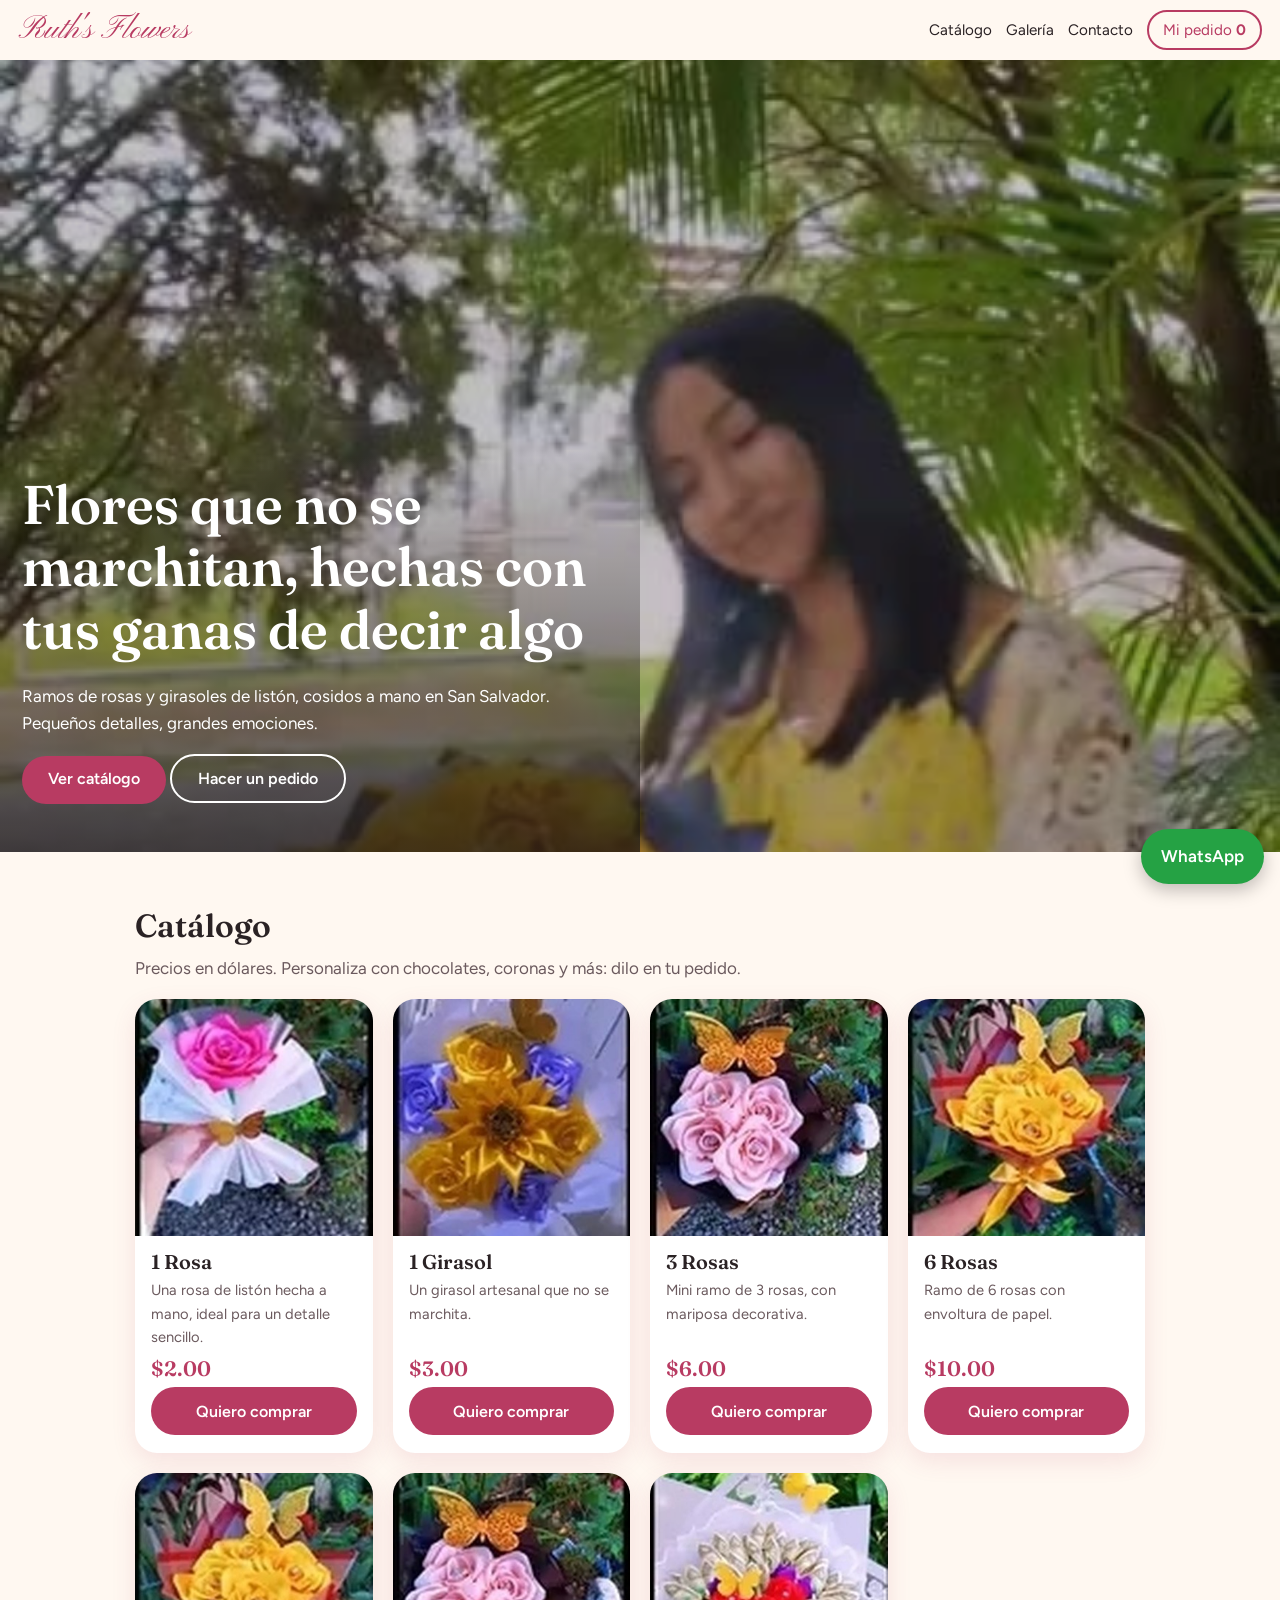
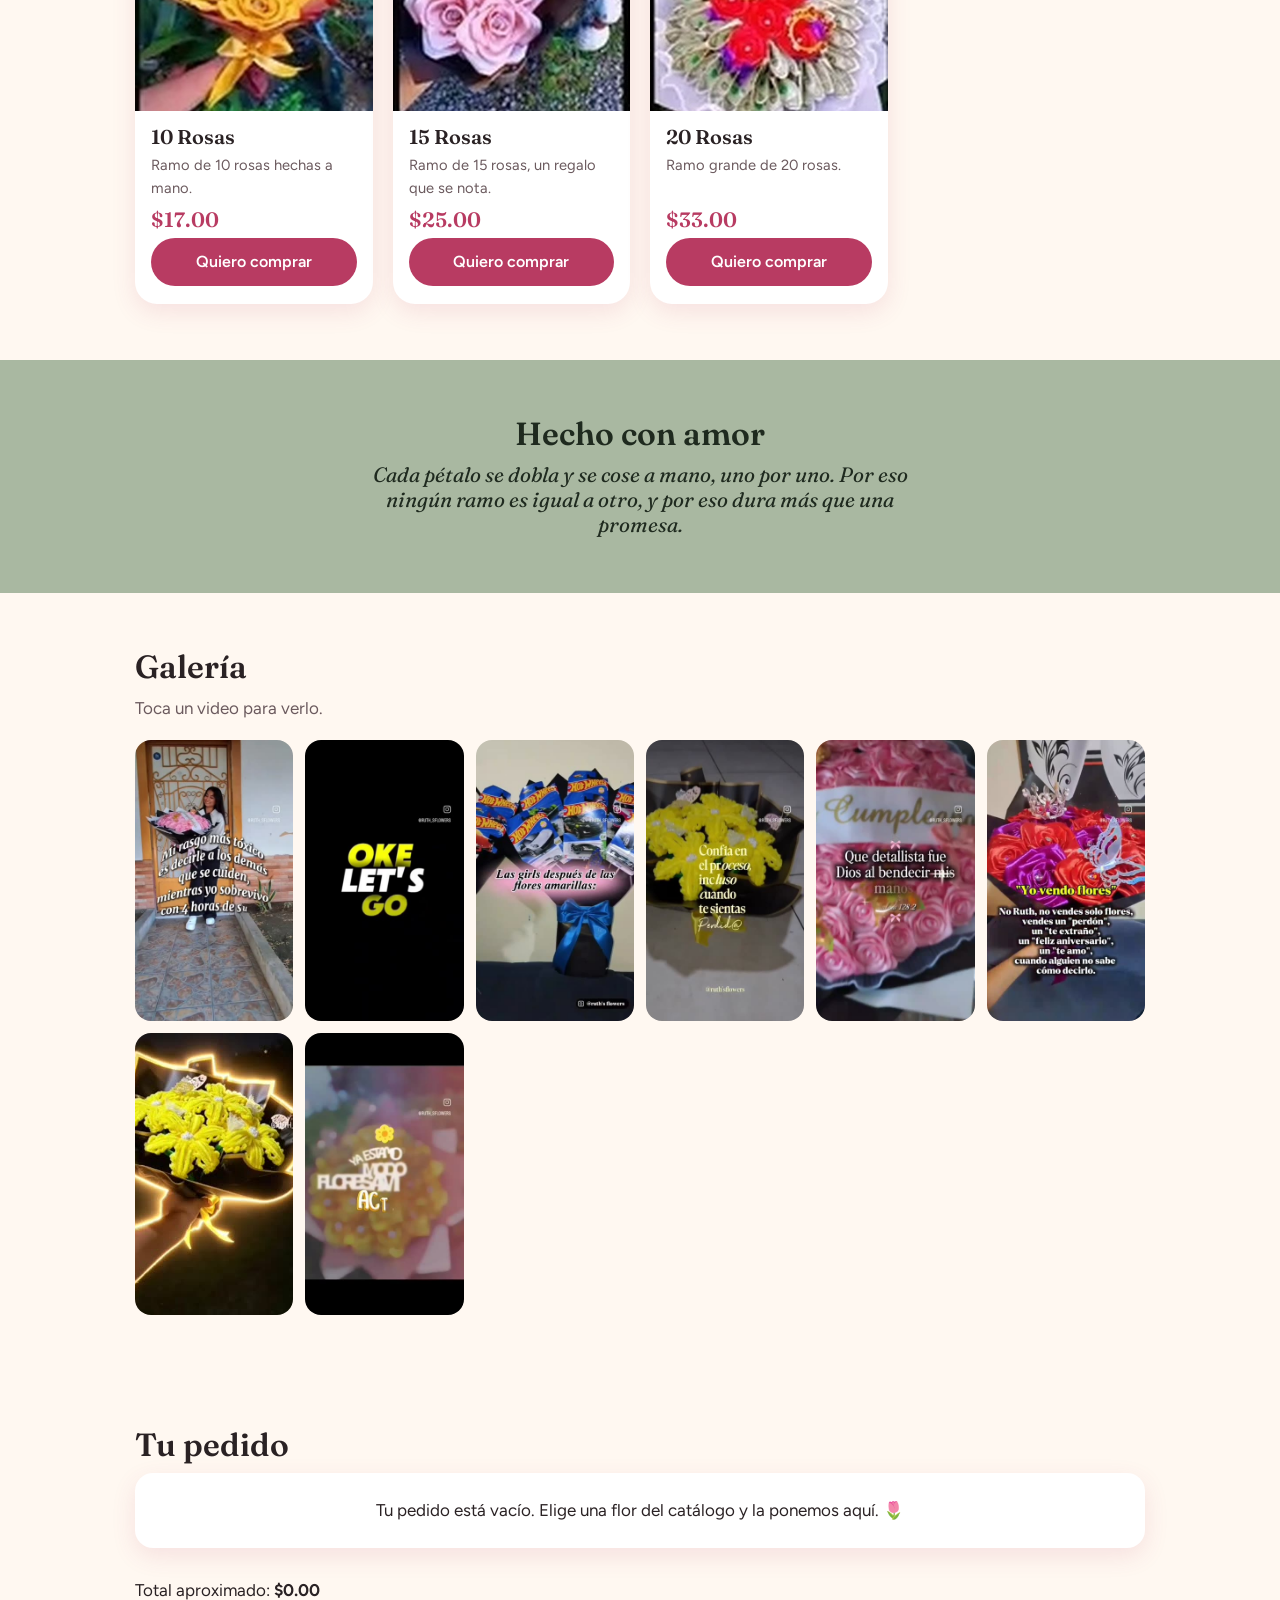
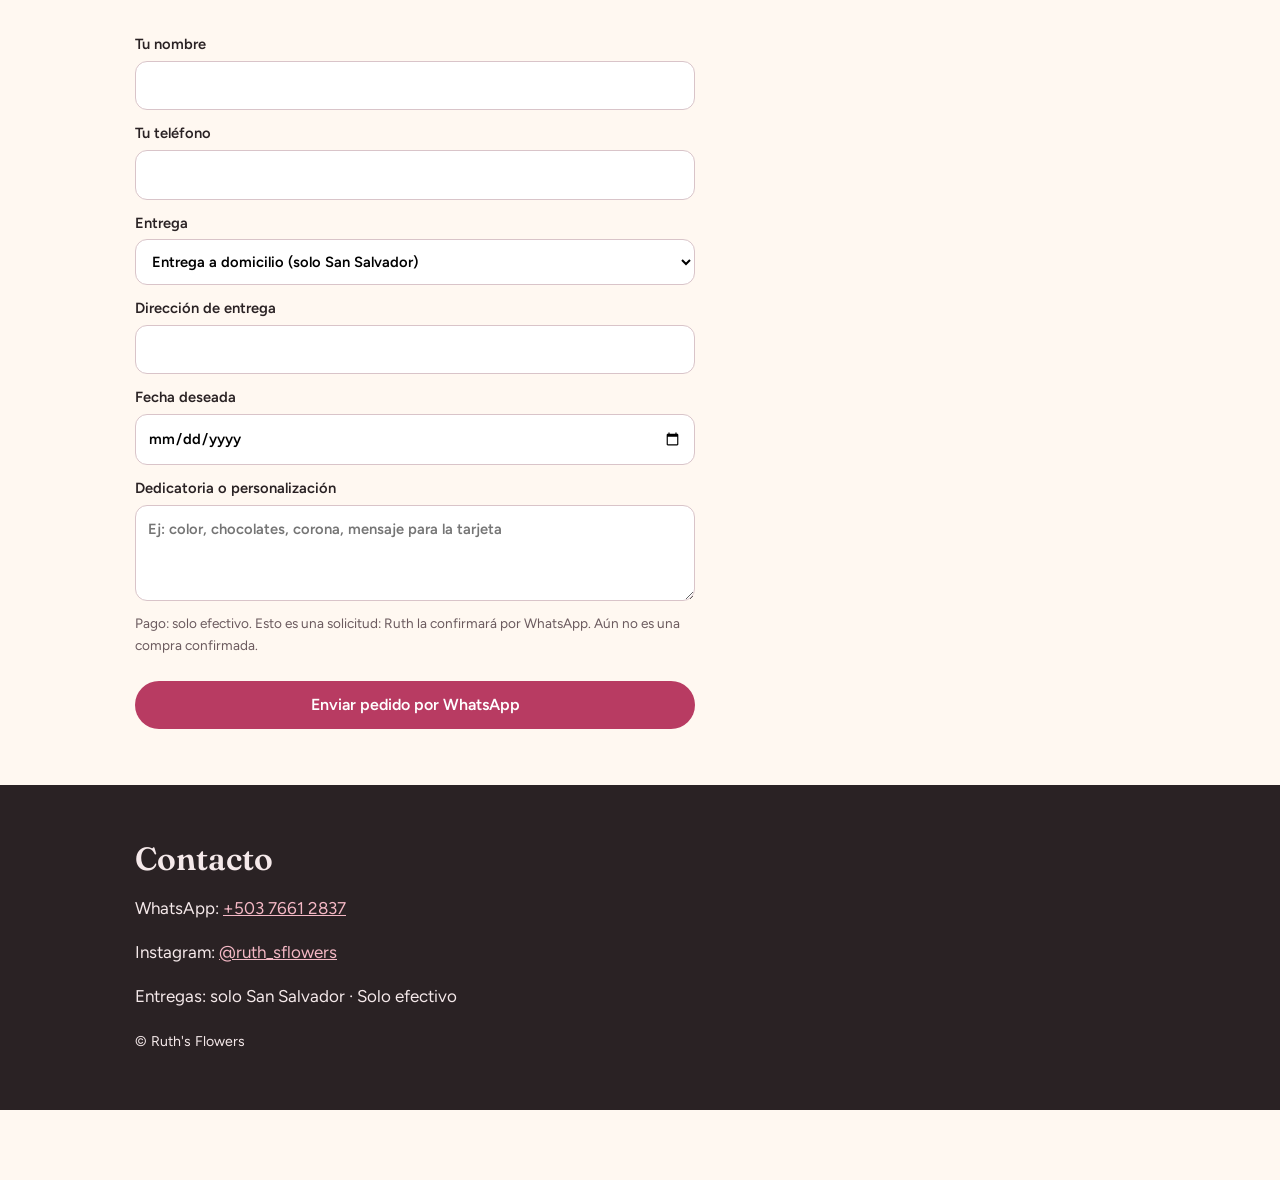
<file: index.html>
<!doctype html>
<html lang="es">
<head>
<meta charset="utf-8">
<meta name="viewport" content="width=device-width,initial-scale=1">
<title>Ruth's Flowers | Flores hechas a mano en San Salvador</title>
<meta name="description" content="Ramos de rosas y girasoles de listón hechos a mano. Pequeños detalles, grandes emociones. Pedidos por WhatsApp.">
<meta property="og:title" content="Ruth's Flowers">
<meta property="og:description" content="Flores hechas con amor, para regalar, sorprender y recordar.">
<meta property="og:image" content="site/assets/img/v1.jpg">
<meta property="og:type" content="website">
<link rel="icon" href="favicon.svg" type="image/svg+xml">
<link rel="preconnect" href="https://fonts.googleapis.com"><link rel="preconnect" href="https://fonts.gstatic.com" crossorigin>
<link href="https://fonts.googleapis.com/css2?family=Pinyon+Script&family=Fraunces:ital,opsz,wght@0,9..144,400;0,9..144,600;1,9..144,400&family=Figtree:wght@400;600&display=swap" rel="stylesheet">
<link rel="stylesheet" href="styles.css">
</head>
<body>
<header class="top"><a class="logo" href="#inicio">Ruth's Flowers</a>
<nav><a href="#catalogo">Catálogo</a><a href="#galeria">Galería</a><a href="#contacto">Contacto</a><button id="abrirCarrito" class="cart">Mi pedido <b id="contador">0</b></button></nav></header>

<section id="inicio" class="hero">
 <video autoplay muted loop playsinline></video>
 <div class="hero-txt"><h1>Flores que no se marchitan, hechas con tus ganas de decir algo</h1>
 <p>Ramos de rosas y girasoles de listón, cosidos a mano en San Salvador. Pequeños detalles, grandes emociones.</p>
 <a class="btn" href="#catalogo">Ver catálogo</a> <a class="btn ghost" href="#pedido">Hacer un pedido</a></div>
</section>

<section id="catalogo" class="wrap"><h2>Catálogo</h2><p class="sub">Precios en dólares. Personaliza con chocolates, coronas y más: dilo en tu pedido.</p>
<div id="grid" class="grid"></div></section>

<section class="hecho"><div class="wrap"><h2>Hecho con amor</h2><p>Cada pétalo se dobla y se cose a mano, uno por uno. Por eso ningún ramo es igual a otro, y por eso dura más que una promesa.</p></div></section>

<section id="galeria" class="wrap"><h2>Galería</h2><p class="sub">Toca un video para verlo.</p><div id="videos" class="videos"></div></section>

<section id="pedido" class="wrap"><h2>Tu pedido</h2>
<div id="vacio" class="vacio">Tu pedido está vacío. Elige una flor del catálogo y la ponemos aquí. 🌷</div>
<form id="form" hidden novalidate>
 <ul id="lineas"></ul><p class="total">Total aproximado: <b id="total"></b></p>
 <label>Tu nombre<input name="nombre" required autocomplete="name"></label>
 <label>Tu teléfono<input name="tel" type="tel" required autocomplete="tel"></label>
 <label>Entrega<select name="entrega"><option>Entrega a domicilio (solo San Salvador)</option><option>Recojo yo</option></select></label>
 <label id="lbDir">Dirección de entrega<input name="dir" autocomplete="street-address"></label>
 <label>Fecha deseada<input name="fecha" type="date" required></label>
 <label>Dedicatoria o personalización<textarea name="msg" rows="3" placeholder="Ej: color, chocolates, corona, mensaje para la tarjeta"></textarea></label>
 <p class="nota">Pago: solo efectivo. Esto es una solicitud: Ruth la confirmará por WhatsApp. Aún no es una compra confirmada.</p>
 <p id="err" class="err" role="alert"></p>
 <button class="btn" type="submit">Enviar pedido por WhatsApp</button>
</form></section>

<footer id="contacto"><div class="wrap"><h2>Contacto</h2>
<p>WhatsApp: <a id="lnkWa" href="#">+503 7661 2837</a></p><p>Instagram: <a id="lnkIg" href="#"></a></p>
<p>Entregas: <span id="zona"></span> · <span id="pago"></span></p><p id="hor"></p><p id="mapa"></p>
<small>© Ruth's Flowers</small></div></footer>

<a id="wa" class="wa" aria-label="Escribir por WhatsApp" href="#">WhatsApp</a>
<div id="ok" class="ok" hidden><div><h3>Pedido listo para enviar 🌸</h3><p>Se abrió WhatsApp con tu mensaje. <b>Pulsa enviar allí</b>: hasta entonces Ruth no lo recibe.</p><button class="btn" onclick="this.closest('.ok').hidden=true">Entendido</button></div></div>
<script src="config.js"></script><script src="app.js"></script>
</body></html>
</file>
<file: styles.css>
:root{--crema:#fff8f1;--rosa:#f4b8c5;--rosa2:#b83b62;--salvia:#a9b8a1;--tinta:#2a2224;--oro:#e8b923;--sombra:0 8px 24px rgba(184,59,98,.12)}
@media(prefers-color-scheme:dark){:root{--crema:#fff8f1}}
*{box-sizing:border-box}html{scroll-behavior:smooth}
body{margin:0;background:var(--crema);color:var(--tinta);font:17px/1.6 Figtree,sans-serif;padding-bottom:70px}
h1,h2,h3{font-family:Fraunces,serif;font-weight:600;line-height:1.15}
h2{font-size:2rem;margin:0 0 .3em}.sub{margin-top:0;color:#6b5a5e}
.wrap{max-width:1050px;margin:auto;padding:56px 20px}
.top{position:sticky;top:0;z-index:5;display:flex;justify-content:space-between;align-items:center;padding:10px 18px;background:rgba(255,248,241,.92);backdrop-filter:blur(6px)}
.logo{font:2rem 'Pinyon Script',cursive;color:var(--rosa2);text-decoration:none}
nav{display:flex;gap:14px;align-items:center;font-size:.95rem}nav a{color:var(--tinta);text-decoration:none}
.cart{border:2px solid var(--rosa2);background:none;color:var(--rosa2);border-radius:99px;padding:6px 14px;font:inherit;cursor:pointer}
.hero{position:relative;min-height:88vh;display:grid;align-items:end;overflow:hidden;background:#1e1a17}
.hero video{position:absolute;inset:0;width:100%;height:100%;object-fit:cover;opacity:.75}
.hero-txt{position:relative;color:#fff;padding:24px 22px 48px;max-width:640px;background:linear-gradient(transparent,rgba(30,26,23,.75))}
.hero h1{font-size:clamp(2rem,6vw,3.4rem);margin:0 0 .4em}
.btn{display:inline-block;background:var(--rosa2);color:#fff;border:0;border-radius:99px;padding:13px 26px;font:600 1rem Figtree;text-decoration:none;cursor:pointer;min-height:48px}
.btn.ghost{background:none;border:2px solid #fff}
.grid{display:grid;grid-template-columns:repeat(auto-fill,minmax(210px,1fr));gap:20px}
.card{background:#fff;border-radius:22px;overflow:hidden;box-shadow:var(--sombra);display:flex;flex-direction:column}
.card img{width:100%;aspect-ratio:1;object-fit:cover}.card div{padding:14px 16px 18px;display:flex;flex-direction:column;gap:6px;flex:1}
.card h3{margin:0;font-size:1.25rem}.card p{margin:0;font-size:.92rem;color:#6b5a5e;flex:1}.precio{font:600 1.3rem Fraunces;color:var(--rosa2)}
.card .btn{padding:10px 16px}.card .btn[disabled]{background:#ccc}
.hecho{background:var(--salvia);color:#1f2a1f;text-align:center}.hecho p{max-width:560px;margin:auto;font:italic 1.3rem Fraunces}
.videos{display:grid;grid-template-columns:repeat(auto-fill,minmax(150px,1fr));gap:12px}
.videos video,.videos img{width:100%;aspect-ratio:9/16;object-fit:cover;border-radius:16px;cursor:pointer;background:#000}
#form{display:grid;gap:12px;max-width:560px}label{display:grid;gap:4px;font-weight:600;font-size:.92rem}
input,select,textarea{font:inherit;padding:12px;border:1.5px solid #d9c4c9;border-radius:12px;background:#fff}
input:focus,select:focus,textarea:focus,button:focus-visible,a:focus-visible{outline:3px solid var(--oro);outline-offset:2px}
#lineas{list-style:none;padding:0;margin:0}#lineas li{display:flex;justify-content:space-between;align-items:center;gap:8px;padding:8px 0;border-bottom:1px solid #eadadd}
#lineas button{border:1px solid #d9c4c9;background:#fff;border-radius:8px;width:34px;height:34px;cursor:pointer}
.vacio{padding:24px;background:#fff;border-radius:18px;text-align:center;box-shadow:var(--sombra)}.nota{font-size:.85rem;color:#6b5a5e;margin:0}.err{color:#a3122a;margin:0}
footer{background:var(--tinta);color:#f5e9ea}footer a{color:var(--rosa)}
.wa{position:fixed;right:16px;bottom:16px;background:#25a244;color:#fff;border-radius:99px;padding:14px 20px;font-weight:600;text-decoration:none;box-shadow:0 6px 18px rgba(0,0,0,.25);z-index:6}
.ok{position:fixed;inset:0;background:rgba(0,0,0,.5);display:grid;place-items:center;z-index:9;padding:20px}.ok[hidden]{display:none}.ok div{background:#fff;padding:26px;border-radius:22px;max-width:380px;text-align:center}
@media(prefers-reduced-motion:reduce){html{scroll-behavior:auto}}
</file>
